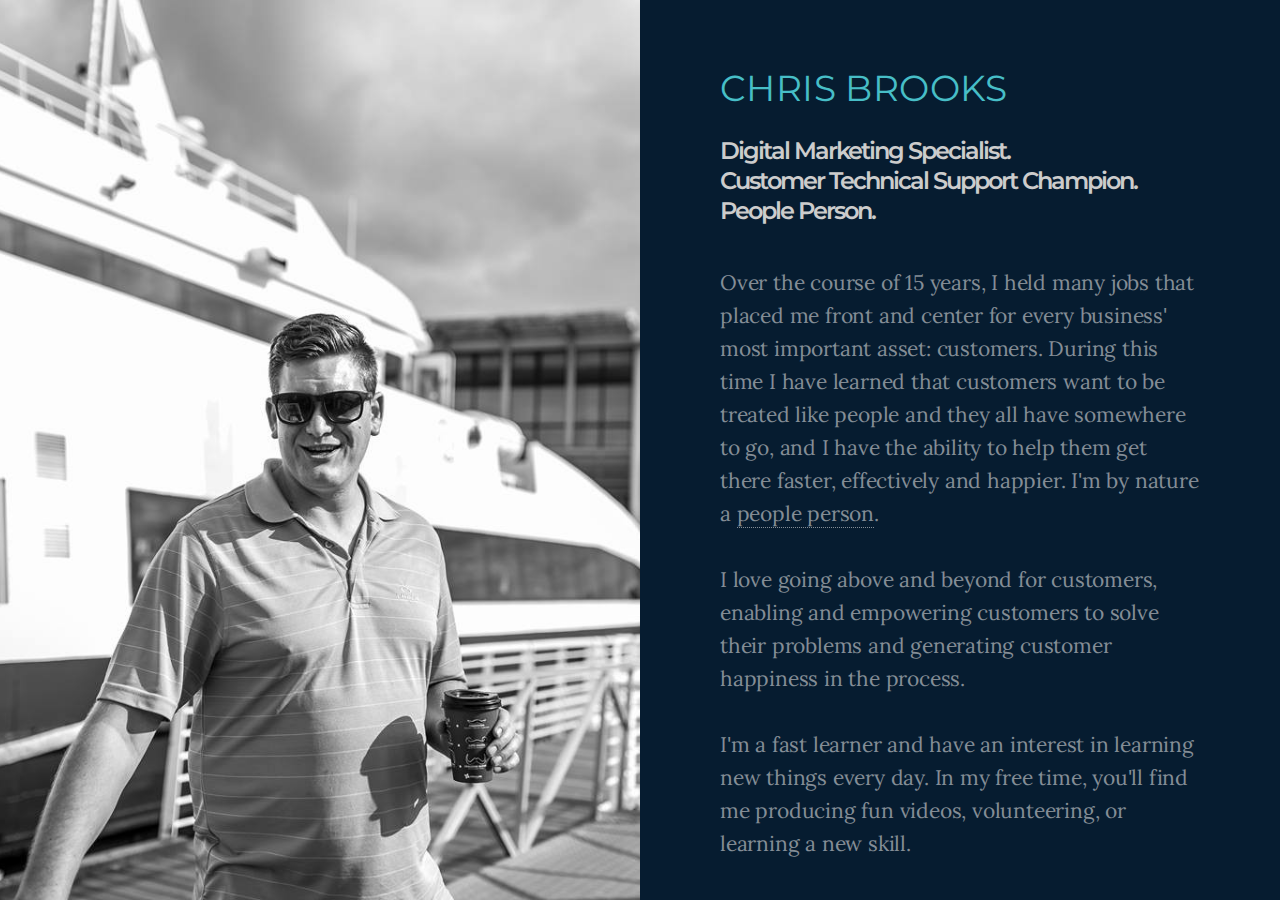
<file: index.html>
<!DOCTYPE html>
<html lang="en-US">

<head>

	<!-- Global site tag (gtag.js) - Google Analytics -->
	<script async src="https://www.googletagmanager.com/gtag/js?id=UA-123804686-1"></script>
	<script>
  		window.dataLayer = window.dataLayer || [];
  		function gtag(){dataLayer.push(arguments);}
  		gtag('js', new Date());

  		gtag('config', 'UA-123804686-1');
	</script>

	<!-- Hotjar Tracking Code for chris2brooks.github.io -->
	<script>
	    (function(h,o,t,j,a,r){
	        h.hj=h.hj||function(){(h.hj.q=h.hj.q||[]).push(arguments)};
	        h._hjSettings={hjid:977974,hjsv:6};
	        a=o.getElementsByTagName('head')[0];
	        r=o.createElement('script');r.async=1;
	        r.src=t+h._hjSettings.hjid+j+h._hjSettings.hjsv;
	        a.appendChild(r);
	    })(window,document,'https://static.hotjar.com/c/hotjar-','.js?sv=');
	</script>

	<meta charset="UTF-8" />
	<meta http-equiv="X-UA-Compatible" content="IE=edge" />
	
	<!-- SEO -->
	<title>Chris Brooks - Digital Marketing Specialist | Customer Technical Support Specialist</title>
	<meta name="description" content="Split is a centrally-divided layout for a professional online presence with a big image or video left with alongside content." />
	<meta name="robots" content="index, follow" />
	<meta name="referrer" content="always" />

	<!-- Social & Open Graph -->
	<meta property="og:title" content="Split - HTML Template Demo" />
	<meta property="og:description" content="Split is a centrally-divided layout for a professional online presence with a big image or video left with alongside content." />
	<meta property="og:image" content="https://demo.onepagelove.com/fullsingle-html/split/images/social.jpg"> <!-- include your hosted image full URL -->
	<meta property="og:url" content="https://demo.onepagelove.com/fullsingle-html/split/" />
	<meta name="twitter:title" content="Chris Brooks | @Chris2Brooks" >
	<meta name="twitter:description" content="Digital Marketing Specialist. Customer Technical Support Specialist. People's Person" />
	<meta name="twitter:image" content="https://demo.onepagelove.com/fullsingle-html/split/images/social.jpg" /> <!-- include your hosted image full URL -->
	<meta name="twitter:card" content="summary_large_image" />
	<meta name="twitter:site" content="@chris2brooks" />
	<meta name="twitter:creator" content="@chris2brooks" />

	<!-- Favicon -->
	<link rel="icon" type="image/png" href="images/favicon.png" sizes="32x32">

	<!-- Styles -->
	<link rel='stylesheet' href='assets/css/split.css' type='text/css' media='screen' />
	<meta name="viewport" content="width=device-width,initial-scale=1" />

</head>

<body id="fullsingle" class="page-template-page-fullsingle-split">

<div class="fs-split">

	<!-- Image Side -->
	<div class="split-image">

	</div>

	<!-- Content Side -->
	<div class="split-content">

		<div class="split-content-vertically-center">
		
			<div class="split-intro">
				
				<h1>Chris Brooks</h1>

				<span class="tagline">Digital Marketing Specialist.<br /> Customer Technical Support Champion. <br />People Person.</span>

			</div>

			<div class="split-bio">

				<p>Over the course of 15 years, I held many jobs that placed me front and center for every business' most important asset: customers. During this time I have learned that customers want to be treated like people and they all have somewhere to go, and I have the ability to help them get there faster, effectively and happier. I'm by nature a <a href="http://www.yourdictionary.com/people-person">people person</a>.</p>
				<br />
				<p>I love going above and beyond for customers, enabling and empowering customers to solve their problems and generating customer happiness in the process.</p>
				<br />
				<p>I'm a fast learner and have an interest in learning new things every day.  In my free time, you'll find me producing fun videos, volunteering, or learning a new skill. </p>

			</div>

			<div class="split-lists">
				
				<div class="split-list">

					<h3>Connect</h3>

					<ul>
						<li><a href="#">Resume / CV</a></li>
						<li><a href="mailto:chris.brooks@vervini.com">Email</a></li>
						<li><a href="#">Blog - Coming Soon!</a></li>						
					</ul>

				</div>

				<div class="split-list">

					<h3>Social</h3>

					<ul>
						<li><a href="https://www.linkedin.com/in/chris2brooks/">LinkedIn</a></li>
						<li><a href="https://twitter.com/chris2brooks">Twitter</a></li>
						<li><a href="https://www.instagram.com/chris2brooks/">Instagram</a></li>
						
					</ul>

				</div>

				<div class="split-list">

					<h3>Where I Learn</h3>

					<ul>
						<li><a href="https://www.helpscout.net/helpu/">Help Scout HelpU</a></li>
						<li><a href="https://academy.hubspot.com/">Hubspot Academy</a></li>
						<li><a href="https://www.groovehq.com/support">GrooveHQ Blog</a></li>
					</ul>

				</div>
				
			</div>

			<div class="split-credit">

				<p>&copy;2018 | <a href="#">Chris Brooks</a> - <a href="https://onepagelove.com/split">Split Template</a> by <a href="https://onepagelove.com">One Page Love</a></p>

				<!-- 
				To edit this credit you can remove the CC3.0 license for only $5 here: https://onepagelove.com/split 
				this really helps contribute towards us developing more templates and means the world to me!
				Cheers, Rob (@robhope)
				-->

			</div>		

		</div>

	</div>

</div>

</body>
</html>
</file>
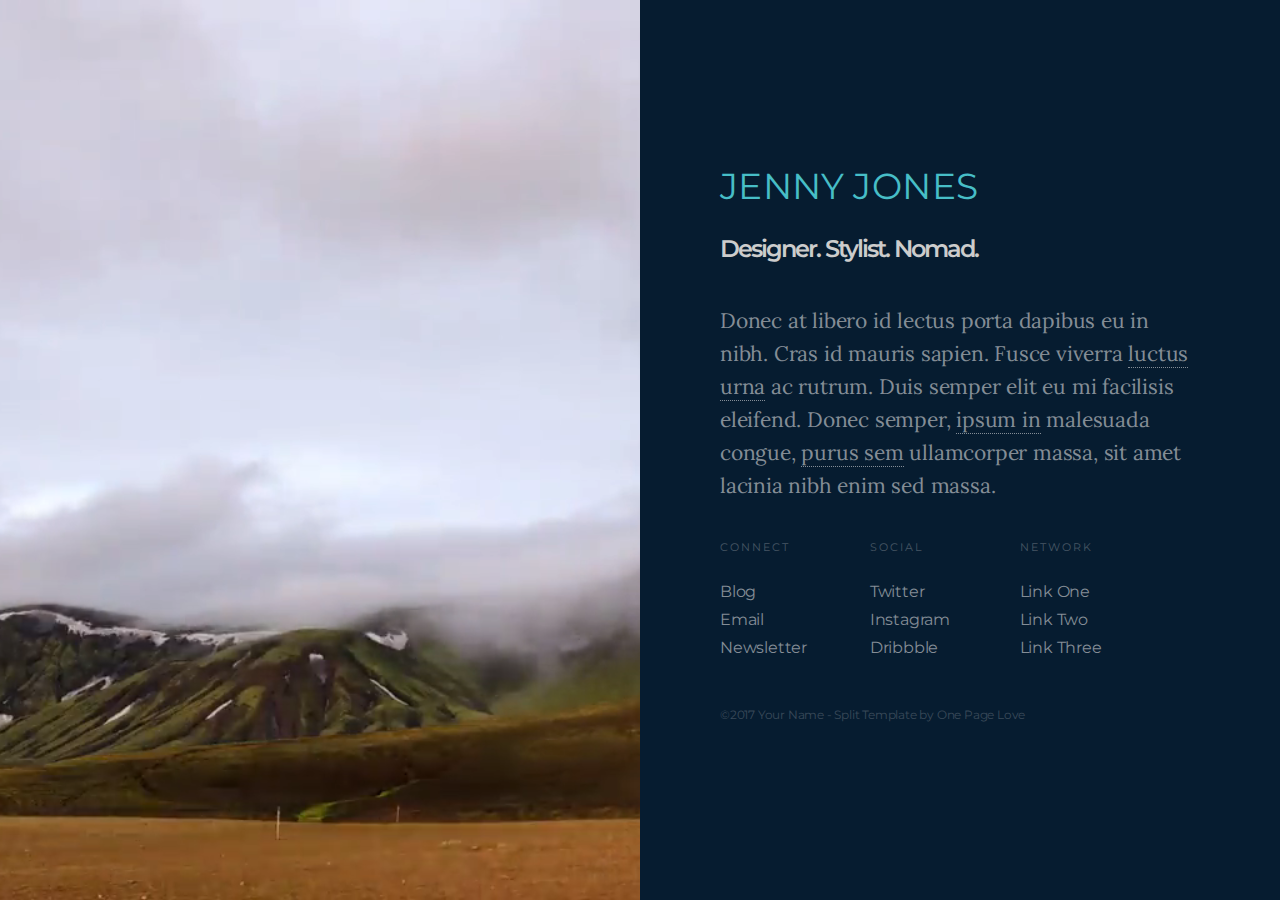
<file: index-video-hosted.html>
<!DOCTYPE html>
<html lang="en-US">

<head>

	<meta charset="UTF-8" />
	<meta http-equiv="X-UA-Compatible" content="IE=edge" />
	
	<!-- SEO -->
	<title>Split with Self-Hosted Video - HTML Template Demo</title>
	<meta name="description" content="Split is a centrally-divided layout for a professional online presense with a big image or video left with alongside content." />
	<meta name="robots" content="index, follow" />
	<meta name="referrer" content="always" />

	<!-- Social & Open Graph -->
	<meta property="og:title" content="Split with Self-Hosted Video - HTML Template Demo" />
	<meta property="og:description" content="Split is a centrally-divided layout for a professional online presence with a big image or video left with alongside content." />
	<meta property="og:image" content="https://demo.onepagelove.com/fullsingle-html/split/images/social.jpg"> <!-- include your hosted image full URL -->
	<meta property="og:url" content="https://demo.onepagelove.com/fullsingle-html/split/index-video-hosted.html" />
	<meta name="twitter:title" content="Split with Self-Hosted Video - HTML Template Demo" >
	<meta name="twitter:description" content="Split is a centrally-divided layout for a professional online presence with a big image or video left with alongside content." />
	<meta name="twitter:image" content="https://demo.onepagelove.com/fullsingle-html/split/images/social.jpg" /> <!-- include your hosted image full URL -->
	<meta name="twitter:card" content="summary_large_image" />
	<meta name="twitter:site" content="@onepagelove" />
	<meta name="twitter:creator" content="@robhope" />

	<!-- Favicon -->
	<link rel="icon" type="image/png" href="images/favicon.png" sizes="32x32">
	
	<!-- Styles -->
	<link rel='stylesheet' href='assets/css/split.css' type='text/css' media='screen' />
	<meta name="viewport" content="width=device-width,initial-scale=1" />

</head>

<body id="fullsingle" class="page-template-page-fullsingle-split">

<div class="fs-split">

	<!-- Self-Hosted Video Side -->
	<div class="split-image split-video">
		<video class="video" muted autoplay loop src="videos/background.mp4"></video>	
	</div>

	<!-- Content Side -->
	<div class="split-content">

		<div class="split-content-vertically-center">
		
			<div class="split-intro">
				
				<h1>Jenny Jones</h1>

				<span class="tagline">Designer. Stylist. Nomad.</span>

			</div>

			<div class="split-bio">
				
				<p>Donec at libero id lectus porta dapibus eu in nibh. Cras id mauris sapien. Fusce viverra <a href="#">luctus urna</a> ac rutrum. Duis semper elit eu mi facilisis eleifend. Donec semper, <a href="#">ipsum in</a> malesuada congue, <a href="#">purus sem</a> ullamcorper massa, sit amet lacinia nibh enim sed massa. </p>

			</div>

			<div class="split-lists">
				
				<div class="split-list">

					<h3>Connect</h3>

					<ul>
						<li><a href="#">Blog</a></li>
						<li><a href="#">Email</a></li>
						<li><a href="#">Newsletter</a></li>
					</ul>

				</div>

				<div class="split-list">

					<h3>Social</h3>

					<ul>
						<li><a href="#">Twitter</a></li>
						<li><a href="#">Instagram</a></li>
						<li><a href="#">Dribbble</a></li>
					</ul>

				</div>

				<div class="split-list">

					<h3>Network</h3>

					<ul>
						<li><a href="#">Link One</a></li>
						<li><a href="#">Link Two</a></li>
						<li><a href="#">Link Three</a></li>
					</ul>

				</div>
				
			</div>

			<div class="split-credit">

				<p>&copy;2017 <a href="#">Your Name</a> - <a href="https://onepagelove.com/split">Split Template</a> by <a href="https://onepagelove.com">One Page Love</a></p>

				<!-- 
				To edit this credit you can remove the CC3.0 license for only $5 here: https://onepagelove.com/split 
				this really helps contribute towards us developing more templates and means the world to me!
				Cheers, Rob (@robhope)
				-->

			</div>		

		</div>

	</div>

</div>

</body>
</html>
</file>
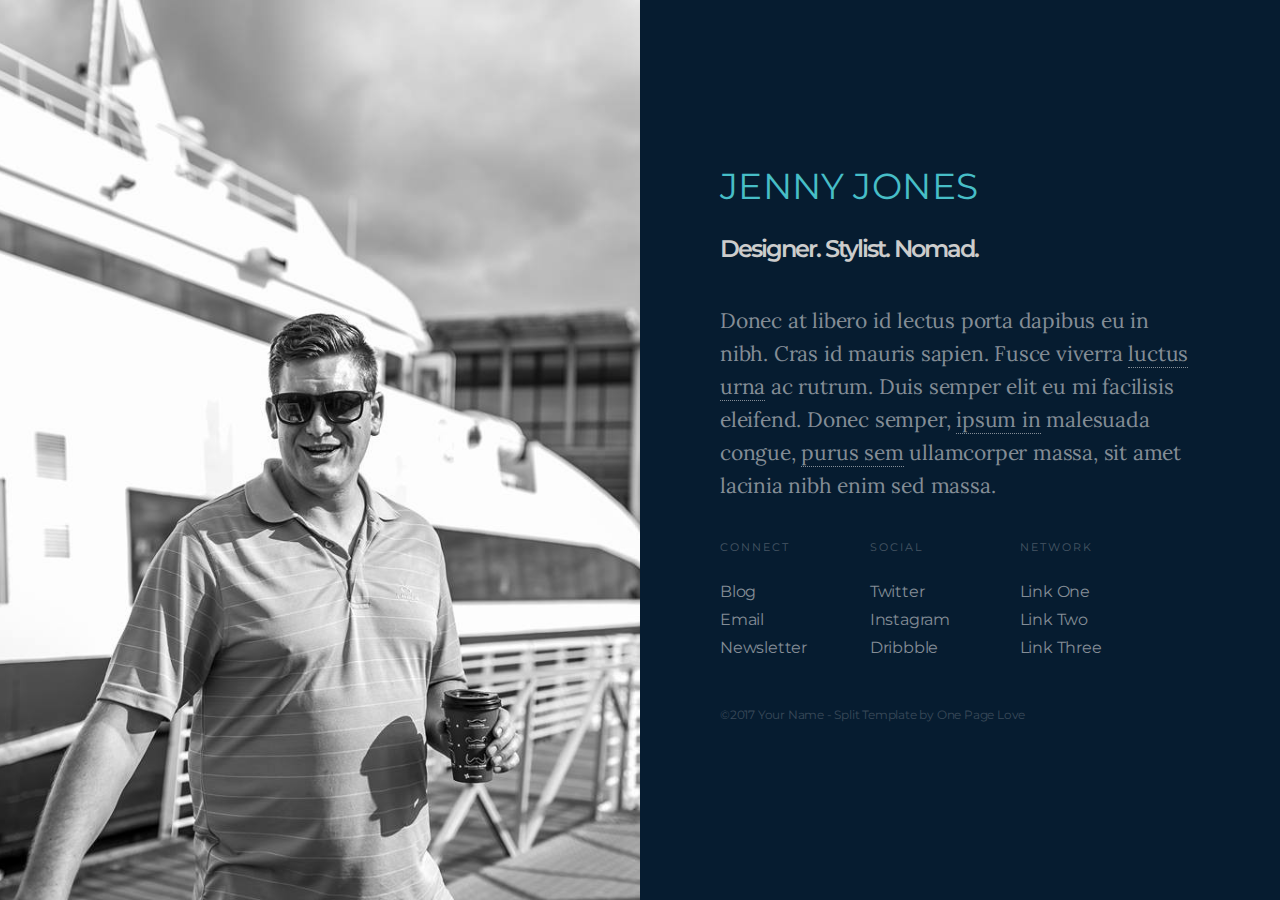
<file: index-youtube.html>
<!DOCTYPE html>
<html lang="en-US">

<head>

	<meta charset="UTF-8" />
	<meta http-equiv="X-UA-Compatible" content="IE=edge" />
	
	<!-- SEO -->
	<title>Split with YouTube Video - HTML Template Demo</title>
	<meta name="description" content="Split is a centrally-divided layout for a professional online presense with a big image or video left with alongside content." />
	<meta name="robots" content="index, follow" />
	<meta name="referrer" content="always" />

	<!-- Social & Open Graph -->
	<meta property="og:title" content="Split with YouTube Video - HTML Template Demo" />
	<meta property="og:description" content="Split is a centrally-divided layout for a professional online presence with a big image or video left with alongside content." />
	<meta property="og:image" content="https://demo.onepagelove.com/fullsingle-html/split/images/social.jpg"> <!-- include your hosted image full URL -->
	<meta property="og:url" content="https://demo.onepagelove.com/fullsingle-html/split/index-youtube.html" />
	<meta name="twitter:title" content="Split with YouTube Video - HTML Template Demo" >
	<meta name="twitter:description" content="Split is a centrally-divided layout for a professional online presence with a big image or video left with alongside content." />
	<meta name="twitter:image" content="https://demo.onepagelove.com/fullsingle-html/split/images/social.jpg" /> <!-- include your hosted image full URL -->
	<meta name="twitter:card" content="summary_large_image" />
	<meta name="twitter:site" content="@onepagelove" />
	<meta name="twitter:creator" content="@robhope" />

	<!-- Favicon -->
	<link rel="icon" type="image/png" href="images/favicon.png" sizes="32x32">
	
	<!-- Styles -->
	<link rel='stylesheet' href='assets/css/split.css' type='text/css' media='screen' />
	<meta name="viewport" content="width=device-width,initial-scale=1" />

</head>

<body id="fullsingle" class="page-template-page-fullsingle-split">

<div class="fs-split">

	<!-- YouTube Video Side -->
	<div class="split-image split-video">
	<div class="video-wrap">
		<div class="video-container">
			<iframe class="video-content" src="https://www.youtube.com/embed/dk9uNWPP7EA?rel=0&amp;controls=0&amp;showinfo=0&amp;autoplay=1&amp;loop=1&amp;mute=1&playlist=dk9uNWPP7EA" frameborder="0" allowfullscreen></iframe>
		</div>
	</div>
	</div>

	<!-- Content Side -->
	<div class="split-content">

		<div class="split-content-vertically-center">
		
			<div class="split-intro">
				
				<h1>Jenny Jones</h1>

				<span class="tagline">Designer. Stylist. Nomad.</span>

			</div>

			<div class="split-bio">
				
				<p>Donec at libero id lectus porta dapibus eu in nibh. Cras id mauris sapien. Fusce viverra <a href="#">luctus urna</a> ac rutrum. Duis semper elit eu mi facilisis eleifend. Donec semper, <a href="#">ipsum in</a> malesuada congue, <a href="#">purus sem</a> ullamcorper massa, sit amet lacinia nibh enim sed massa. </p>

			</div>

			<div class="split-lists">
				
				<div class="split-list">

					<h3>Connect</h3>

					<ul>
						<li><a href="#">Blog</a></li>
						<li><a href="#">Email</a></li>
						<li><a href="#">Newsletter</a></li>
					</ul>

				</div>

				<div class="split-list">

					<h3>Social</h3>

					<ul>
						<li><a href="#">Twitter</a></li>
						<li><a href="#">Instagram</a></li>
						<li><a href="#">Dribbble</a></li>
					</ul>

				</div>

				<div class="split-list">

					<h3>Network</h3>

					<ul>
						<li><a href="#">Link One</a></li>
						<li><a href="#">Link Two</a></li>
						<li><a href="#">Link Three</a></li>
					</ul>

				</div>
				
			</div>

			<div class="split-credit">

				<p>&copy;2017 <a href="#">Your Name</a> - <a href="https://onepagelove.com/split">Split Template</a> by <a href="https://onepagelove.com">One Page Love</a></p>

				<!-- 
				To edit this credit you can remove the CC3.0 license for only $5 here: https://onepagelove.com/split 
				this really helps contribute towards us developing more templates and means the world to me!
				Cheers, Rob (@robhope)
				-->

			</div>		

		</div>

	</div>

</div>

</body>
</html>
</file>
<file: assets/css/split.css>
/*
Template Name: Split
Author: One Page Love
Author URI: https://onepagelove.com
Template URI: https://onepagelove.com/split
Description: Split is a centrally-divided layout for a professional online presence with a big image or video left with alongside content.
*/
/* -- CSS Reset -- */
@import url("https://fonts.googleapis.com/css?family=Montserrat:400,600");
@import url("https://fonts.googleapis.com/css?family=Lora");
html, body, div, span, applet, object, iframe,
h1, h2, h3, h4, h5, h6, p, blockquote, pre,
a, abbr, acronym, address, big, cite, code,
del, dfn, em, img, ins, kbd, q, s, samp,
small, strike, strong, sub, sup, tt, var,
b, u, i, center,
dl, dt, dd, ol, ul, li,
fieldset, form, label, legend,
table, caption, tbody, tfoot, thead, tr, th, td,
article, aside, canvas, details, embed,
figure, figcaption, footer, header, hgroup,
menu, nav, output, ruby, section, summary,
time, mark, audio, video {
  margin: 0;
  padding: 0;
  border: 0;
  font-size: 100%;
  font: inherit;
  vertical-align: baseline; }

article, aside, details, figcaption, figure,
footer, header, hgroup, menu, nav, section {
  display: block; }

body {
  line-height: 1; }

ol, ul {
  list-style: none; }

blockquote, q {
  quotes: none; }

blockquote:before, blockquote:after,
q:before, q:after {
  content: '';
  content: none; }

table {
  border-collapse: collapse;
  border-spacing: 0; }

* {
  -webkit-font-smoothing: antialiased;
  -moz-osx-font-smoothing: grayscale;
  text-rendering: optimizeLegibility;
  -moz-font-feature-settings: "liga" on;
  margin: 0; }

img.alignright {
  float: right; }

img.alignleft {
  float: left; }

img.aligncenter {
  clear: both;
  display: block;
  margin-right: auto;
  margin-left: auto; }

body {
  background-color: #FFFFFF;
  border-style: none; }

body,
p,
a,
a:hover {
  color: #000000; }

a,
a:hover {
  text-decoration: none;
  border: none;
  border-style: none;
  box-shadow: none; }

/* -- Content -- */
@-webkit-keyframes fadein {
  from {
    opacity: 0; }
  to {
    opacity: 1; } }
@keyframes fadein {
  from {
    opacity: 0; }
  to {
    opacity: 1; } }

html {
  background-color: #061C30; }

body.page-template-page-fullsingle-split {
  background-color: #061C30;
  font-family: 'Montserrat', sans-serif;
  font-weight: 400;
  font-size: 21px;
  line-height: 33px;
  letter-spacing: -0.2px;
  color: #848d96;
  -webkit-animation: fadein 2s;
          animation: fadein 2s; }
  body.page-template-page-fullsingle-split p {
    color: #848d96; }

.fs-split {
  width: 100vw;
  height: 100vh;
  display: -webkit-box;
  display: -ms-flexbox;
  display: flex; }
  @media (max-width: 800px) {
    .fs-split {
      height: auto;
      -ms-flex-wrap: wrap;
          flex-wrap: wrap; } }
  .fs-split .split-image {
    width: 50%;
    height: 100vh;
    background-image: url("../../images/background.jpg");
    background-position: center center;
    background-size: cover; }
    @media (max-width: 800px) {
      .fs-split .split-image {
        height: 80vh;
        width: 100%; } }
  .fs-split .split-content {
    width: 50%;
    min-height: 100vh;
    display: -webkit-box;
    display: -ms-flexbox;
    display: flex;
    -webkit-box-align: center;
        -ms-flex-align: center;
            align-items: center;
    -webkit-box-pack: center;
        -ms-flex-pack: center;
            justify-content: center;
    overflow: auto; }
    @media (max-width: 800px) {
      .fs-split .split-content {
        width: 100%;
        height: auto; } }
    .fs-split .split-content .split-content-vertically-center {
      padding: 80px;
      max-width: 640px;
      margin-top: auto;
      margin-bottom: auto; }
      @media (max-width: 1200px) {
        .fs-split .split-content .split-content-vertically-center {
          padding: 60px; } }
      @media (max-width: 800px) {
        .fs-split .split-content .split-content-vertically-center {
          padding: 40px; } }

.split-intro {
  font-weight: 600;
  font-size: 24px;
  line-height: 30px;
  letter-spacing: -2px; }
  .split-intro h1 {
    font-weight: 400;
    text-transform: uppercase;
    font-size: 36px;
    line-height: 16px;
    margin-bottom: 40px;
    letter-spacing: 0.4px;
    color: #47bec7; }
  .split-intro .tagline {
    color: #CCCCCC; }

.split-bio {
  padding: 40px 0 40px 0;
  font-family: 'Lora', serif; }
  @media (max-width: 1200px) {
    .split-bio {
      padding: 30px 0; } }
  @media (max-width: 800px) {
    .split-bio {
      padding: 20px 0; } }
  .split-bio p {
    color: #848d96; }
  .split-bio a {
    color: #848d96;
    transition-duration: 0.5s;
    border-bottom: 1px dotted #848d96; }
    .split-bio a:hover {
      color: #CA486d;
      transition-duration: 0.1s;
      border-bottom: 1px dotted #CA486d; }

.split-lists .split-list {
  width: 30%;
  display: inline-block;
  margin-bottom: 40px; }
  @media (max-width: 500px) {
    .split-lists .split-list {
      width: 90%; } }
  .split-lists .split-list h3 {
    font-weight: 400;
    text-transform: uppercase;
    font-size: 11px;
    line-height: 11px;
    margin-bottom: 31px;
    color: #848d96;
    letter-spacing: 2px;
    opacity: 0.5; }
  .split-lists .split-list ul li {
    font-size: 16px;
    line-height: 16px;
    margin-bottom: 12px; }
    .split-lists .split-list ul li a {
      color: #848d96;
      transition-duration: 0.5s; }
      .split-lists .split-list ul li a:hover {
        color: #CA486d;
        transition-duration: 0.1s; }

.split-credit {
  opacity: 0.4; }
  .split-credit p {
    font-size: 12px;
    line-height: 14px; }
    .split-credit p a {
      color: #848d96; }

.split-video {
  overflow: hidden;
  position: relative; }

.video-wrap {
  position: absolute;
  top: 50%;
  left: 50%;
  -webkit-transform: translate(-50%, -50%);
          transform: translate(-50%, -50%); }

.video-container {
  position: relative;
  overflow: hidden;
  height: 56.25vw;
  width: 100vw; }
  @media (max-aspect-ratio: 16 / 9) {
    .video-container {
      height: 100vh;
      width: 177.7777777778vh; } }

.video-container iframe,
.video-container object,
.video-container embed {
  position: absolute;
  top: 0;
  left: 0;
  width: 100%;
  height: 100%; }

video.video {
  -o-object-fit: cover;
     object-fit: cover;
  -o-object-position: 50% 50%;
     object-position: 50% 50%;
  width: 100%;
  height: 100%; }
</file>
